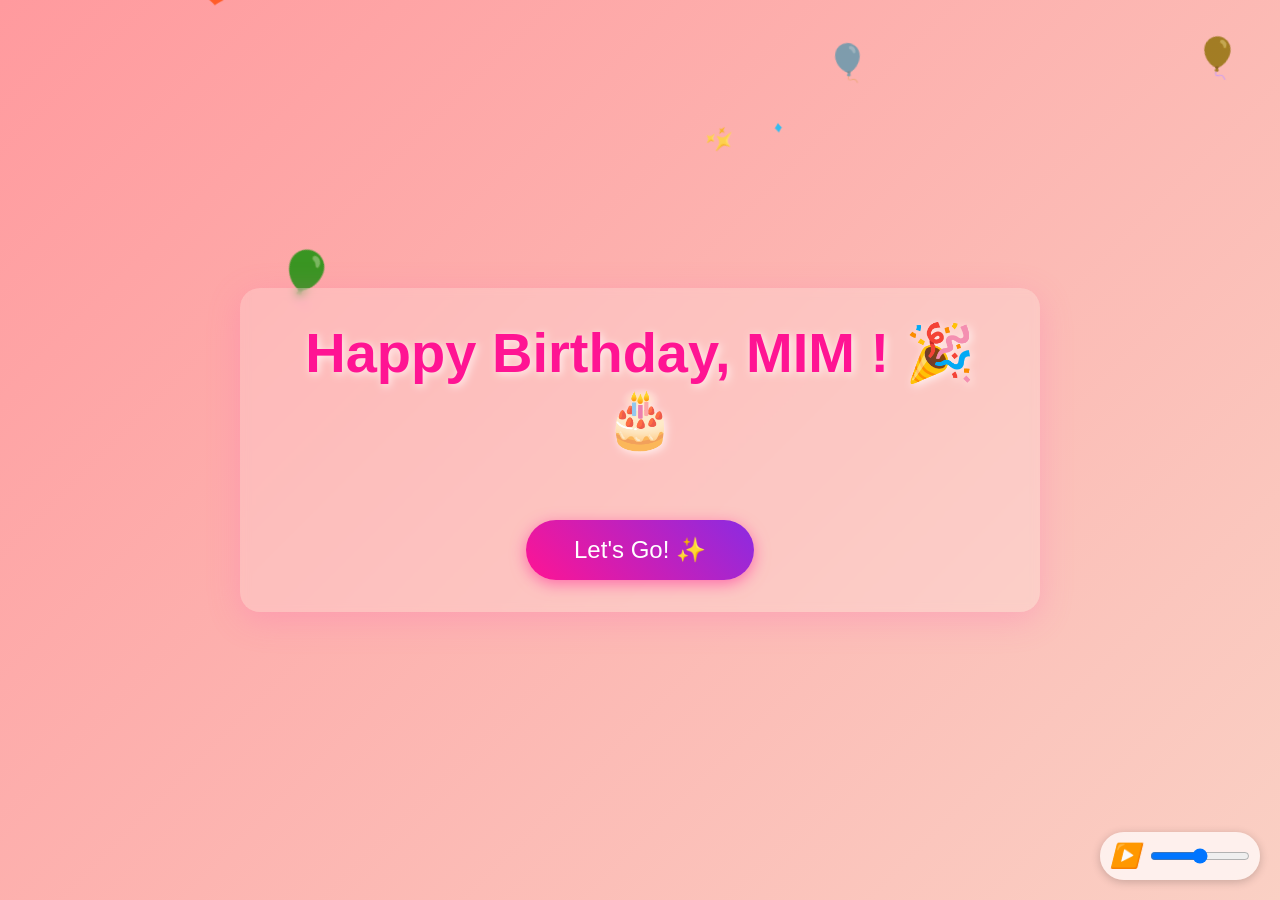
<file: index.html>
<!DOCTYPE html>
<html lang="en">
<head>
    <meta charset="UTF-8">
    <meta name="viewport" content="width=device-width, initial-scale=1.0">
    <title>Happy Birthday MiM 🥳!</title>
    <style>
        * {
            margin: 0;
            padding: 0;
            box-sizing: border-box;
            font-family: 'Comic Sans MS', cursive, sans-serif;
        }

        body {
            background: linear-gradient(135deg, #ff9a9e 0%, #fad0c4 100%);
            height: 100vh;
            overflow: hidden;
            display: flex;
            flex-direction: column;
            justify-content: center;
            align-items: center;
            position: relative;
        }

        .container {
            text-align: center;
            z-index: 10;
            padding: 2rem;
            max-width: 800px;
            background-color: rgba(255, 255, 255, 0.2);
            border-radius: 20px;
            backdrop-filter: blur(5px);
            box-shadow: 0 8px 32px rgba(255, 105, 180, 0.3);
            transition: all 0.5s ease;
        }

        .container:hover {
            box-shadow: 0 8px 32px rgba(255, 105, 180, 0.5);
        }

        h1 {
            font-size: 3.5rem;
            color: #FF1493;
            text-shadow: 2px 2px 8px rgba(255, 255, 255, 0.8);
            margin-bottom: 1.5rem;
            opacity: 0;
            animation: bounce-in 1.5s forwards 0.5s;
        }

        .subtitle {
            font-size: 1.8rem;
            color: #8A2BE2;
            margin-bottom: 2rem;
            text-shadow: 1px 1px 4px rgba(255, 255, 255, 0.6);
            opacity: 0;
        }

        .next-button {
            padding: 1rem 3rem;
            font-size: 1.5rem;
            background: linear-gradient(45deg, #FF1493, #8A2BE2);
            color: white;
            border: none;
            border-radius: 50px;
            cursor: pointer;
            box-shadow: 0 4px 15px rgba(255, 20, 147, 0.5);
            transition: all 0.3s ease;
            opacity: 0;
            animation: fade-in 1s forwards 3s;
        }

        .next-button:hover {
            transform: scale(1.05) translateY(-5px);
            box-shadow: 0 6px 20px rgba(255, 20, 147, 0.7);
            background: linear-gradient(45deg, #8A2BE2, #FF1493);
        }

        .audio-controls {
            position: fixed;
            bottom: 20px;
            right: 20px;
            background-color: rgba(255, 255, 255, 0.7);
            padding: 10px;
            border-radius: 50px;
            display: flex;
            align-items: center;
            z-index: 100;
            box-shadow: 0 2px 10px rgba(0, 0, 0, 0.2);
        }

        .audio-controls button {
            background: none;
            border: none;
            font-size: 1.5rem;
            cursor: pointer;
            color: #FF1493;
            margin-right: 10px;
            transition: all 0.3s ease;
        }

        .audio-controls button:hover {
            transform: scale(1.2);
            color: #8A2BE2;
        }

        .audio-controls input {
            width: 100px;
        }

        .confetti, .balloon, .heart, .star {
            position: absolute;
            width: 20px;
            height: 20px;
            background-size: contain;
            background-repeat: no-repeat;
            z-index: 1;
            opacity: 0.8;
            pointer-events: none;
        }

        .balloon {
            width: 40px;
            height: 50px;
        }

        .heart {
            width: 25px;
            height: 25px;
        }

        .star {
            width: 15px;
            height: 15px;
        }

        @keyframes float {
            0% {
                transform: translateY(0) rotate(0deg);
            }
            50% {
                transform: translateY(-20px) rotate(10deg);
            }
            100% {
                transform: translateY(0) rotate(0deg);
            }
        }

        @keyframes sway {
            0% {
                transform: translateX(0);
            }
            50% {
                transform: translateX(20px);
            }
            100% {
                transform: translateX(0);
            }
        }

        @keyframes sparkle {
            0%, 100% {
                opacity: 0.4;
            }
            50% {
                opacity: 1;
                filter: drop-shadow(0 0 5px white);
            }
        }

        @keyframes bounce-in {
            0% {
                transform: scale(0);
                opacity: 0;
            }
            60% {
                transform: scale(1.1);
                opacity: 1;
            }
            80% {
                transform: scale(0.9);
                opacity: 1;
            }
            100% {
                transform: scale(1);
                opacity: 1;
            }
        }

        @keyframes fade-in {
            0% {
                opacity: 0;
                transform: translateY(20px);
            }
            100% {
                opacity: 1;
                transform: translateY(0);
            }
        }

        @keyframes typewriter {
            from {
                width: 0;
            }
            to {
                width: 100%;
            }
        }

        .typewriter-container {
            display: inline-block;
            margin: 0 auto;
            position: relative;
            max-width: 100%;
            overflow: hidden;
            height: 2.5rem;
        }

        .typewriter-text {
            position: relative;
            white-space: nowrap;
            overflow: hidden;
            width: 0;
            animation: typewriter 3s steps(50) forwards 1.5s;
        }

        .cursor {
            position: absolute;
            right: -5px;
            width: 3px;
            height: 100%;
            background-color: #8A2BE2;
            animation: blink 0.8s infinite;
        }

        @keyframes blink {
            0%, 100% {
                opacity: 1;
            }
            50% {
                opacity: 0;
            }
        }

        @media (max-width: 768px) {
            h1 {
                font-size: 2.5rem;
            }
            .subtitle {
                font-size: 1.3rem;
            }
            .container {
                width: 90%;
                padding: 1.5rem;
            }
            .next-button {
                padding: 0.8rem 2rem;
                font-size: 1.2rem;
            }
            .audio-controls {
                bottom: 10px;
                right: 10px;
            }
        }
    </style>
</head>
<body>
    <div class="container">
        <h1>Happy Birthday, MIM ! 🎉🎂</h1>
        <div class="typewriter-container">
            <div class="subtitle typewriter-text">
                dear MIM ! Ready for your special surprise? Click to continue!
                <span class="cursor"></span>
            </div>
        </div>
        <button class="next-button" onclick="goToNextPage()">Let's Go! ✨</button>
    </div>

    <div class="audio-controls">
        <button id="play-pause"><i class="play-icon">▶️</i></button>
        <input type="range" id="volume" min="0" max="1" step="0.1" value="0.5">
    </div>

    <audio id="birthday-song" loop>
        <source src="https://www.soundhelix.com/examples/mp3/SoundHelix-Song-1.mp3" type="audio/mp3">
        Your browser does not support the audio element.
    </audio>

    <script src="https://cdnjs.cloudflare.com/ajax/libs/gsap/3.11.4/gsap.min.js"></script>
    <script>
        // Play birthday song
        const audio = document.getElementById('birthday-song');
        const playPauseBtn = document.getElementById('play-pause');
        const volumeControl = document.getElementById('volume');
        let isPlaying = false;

        // Set initial volume
        audio.volume = volumeControl.value;

        // Play audio when page loads but wait a bit
        window.addEventListener('load', () => {
            setTimeout(() => {
                audio.play()
                    .then(() => {
                        isPlaying = true;
                        playPauseBtn.innerHTML = '<i class="play-icon">⏸️</i>';
                    })
                    .catch(error => {
                        console.log("Audio play failed due to autoplay restrictions:", error);
                    });
            }, 1000);
        });

        // Play/Pause button
        playPauseBtn.addEventListener('click', () => {
            if (isPlaying) {
                audio.pause();
                playPauseBtn.innerHTML = '<i class="play-icon">▶️</i>';
            } else {
                audio.play();
                playPauseBtn.innerHTML = '<i class="play-icon">⏸️</i>';
            }
            isPlaying = !isPlaying;
        });

        // Volume control
        volumeControl.addEventListener('input', () => {
            audio.volume = volumeControl.value;
        });

        // Function to go to next page
        function goToNextPage() {
            // Add a bounce effect before navigating
            gsap.to('.next-button', {
                scale: 1.2,
                yoyo: true,
                repeat: 1,
                duration: 0.3,
                onComplete: () => {
                    // Change this URL to your next page
                    window.location.href = "ki.html";
                    
                    // For demonstration, we'll just show an alert
                    
                }
            });
        }

        // Create confetti, balloons, hearts, and stars
        function createFloatingElements() {
            const colors = ['#FF1493', '#8A2BE2', '#FFD700', '#FF4500', '#00BFFF', '#32CD32'];
            const elements = ['confetti', 'balloon', 'heart', 'star'];
            const confettiShapes = ['▲', '■', '●', '★', '♥', '♦', '✦', '✧'];
            
            for (let i = 0; i < 100; i++) {
                setTimeout(() => {
                    const element = document.createElement('div');
                    
                    // Randomly pick an element type
                    const elementType = elements[Math.floor(Math.random() * elements.length)];
                    element.className = elementType;
                    
                    // Set random position
                    element.style.left = Math.random() * 100 + 'vw';
                    element.style.top = -30 + 'px';
                    
                    // Set random color
                    const color = colors[Math.floor(Math.random() * colors.length)];
                    
                    // Different styling based on element type
                    if (elementType === 'confetti') {
                        const shape = confettiShapes[Math.floor(Math.random() * confettiShapes.length)];
                        element.innerHTML = shape;
                        element.style.color = color;
                        element.style.fontSize = (Math.random() * 20 + 10) + 'px';
                        element.style.transform = `rotate(${Math.random() * 360}deg)`;
                    } else if (elementType === 'balloon') {
                        element.innerHTML = '🎈';
                        element.style.fontSize = (Math.random() * 30 + 20) + 'px';
                        element.style.filter = `hue-rotate(${Math.random() * 360}deg)`;
                    } else if (elementType === 'heart') {
                        element.innerHTML = '❤️';
                        element.style.fontSize = (Math.random() * 20 + 10) + 'px';
                        element.style.filter = `hue-rotate(${Math.random() * 360}deg)`;
                    } else if (elementType === 'star') {
                        element.innerHTML = '✨';
                        element.style.fontSize = (Math.random() * 15 + 10) + 'px';
                    }
                    
                    // Add to body
                    document.body.appendChild(element);
                    
                    // Animate with GSAP
                    gsap.to(element, {
                        y: window.innerHeight + 100,
                        x: '+=' + (Math.random() * 200 - 100),
                        rotation: Math.random() * 360,
                        duration: Math.random() * 10 + 5,
                        ease: "power1.out",
                        onComplete: () => {
                            document.body.removeChild(element);
                        }
                    });
                    
                    // Add some sparkle animation
                    if (Math.random() > 0.7) {
                        gsap.to(element, {
                            opacity: 0.5,
                            yoyo: true,
                            repeat: -1,
                            duration: 0.5,
                            ease: "sine.inOut"
                        });
                    }
                    
                }, i * 200); // Staggered start times
            }
        }

        // Start floating elements on load
        window.addEventListener('load', createFloatingElements);
        
        // Create new elements periodically
        setInterval(createFloatingElements, 5000);
        
        // Add a subtle sparkle effect to the heading
        gsap.to('h1', {
            textShadow: "0 0 10px rgba(255, 255, 255, 1), 0 0 20px rgba(255, 255, 255, 0.8), 0 0 30px rgba(255, 20, 147, 0.6)",
            repeat: -1,
            yoyo: true,
            duration: 2
        });
        
        // Responsive adjustments
        function handleResize() {
            // Add responsive adjustments if needed
        }
        
        window.addEventListener('resize', handleResize);
        handleResize();
    </script>
</body>
</html>
</file>
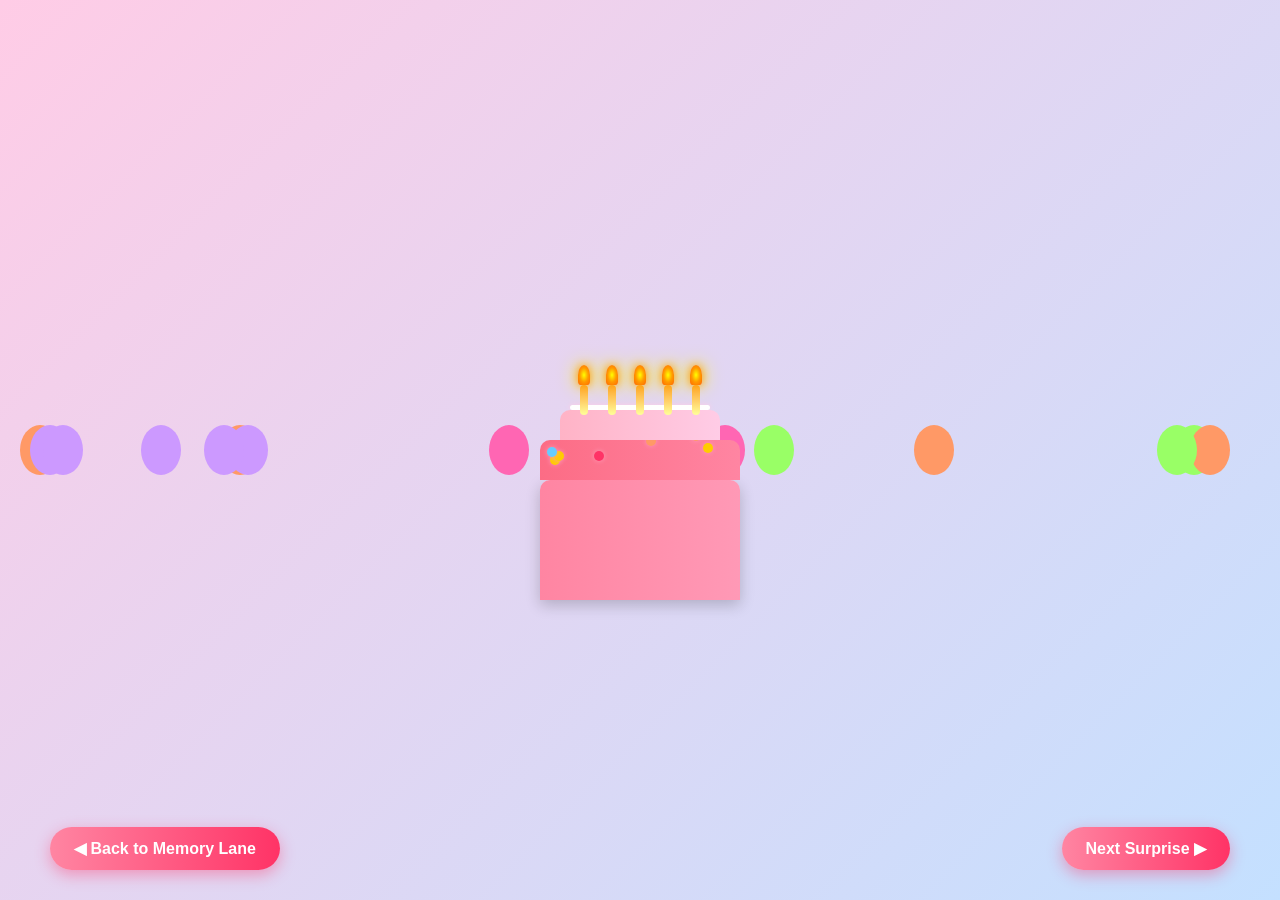
<file: cake.html>
<!DOCTYPE html>
<html lang="en">
<head>
    <meta charset="UTF-8">
    <meta name="viewport" content="width=device-width, initial-scale=1.0">
    <title>Magical Birthday Cake</title>
    <style>
        /* Global Styles */
        * {
            margin: 0;
            padding: 0;
            box-sizing: border-box;
            font-family: 'Arial Rounded MT Bold', 'Helvetica Rounded', Arial, sans-serif;
        }

        body {
            background: linear-gradient(135deg, #ffcce6, #c4e0ff);
            min-height: 100vh;
            display: flex;
            flex-direction: column;
            align-items: center;
            justify-content: center;
            overflow: hidden;
            position: relative;
        }

        /* Floating Balloons */
        .balloon {
            position: absolute;
            width: 40px;
            height: 50px;
            border-radius: 50%;
            animation: float 15s infinite ease-in-out;
            z-index: 1;
        }

        @keyframes float {
            0% {
                transform: translateY(100vh) translateX(0);
                opacity: 1;
            }
            100% {
                transform: translateY(-100px) translateX(50px);
                opacity: 0;
            }
        }

        /* Confetti */
        .confetti {
            position: absolute;
            width: 10px;
            height: 10px;
            background-color: #ffcc00;
            opacity: 0;
            animation: confettiFall 5s infinite ease-out;
            z-index: 1;
        }

        @keyframes confettiFall {
            0% {
                transform: translateY(-10vh) rotate(0deg);
                opacity: 1;
            }
            100% {
                transform: translateY(100vh) rotate(720deg);
                opacity: 0;
            }
        }

        /* Birthday Cake Container */
        .cake-container {
            position: relative;
            width: 300px;
            height: 300px;
            margin: 20px auto;
            z-index: 10;
        }

        /* Cake Base */
        .cake {
            position: absolute;
            bottom: 0;
            left: 50%;
            transform: translateX(-50%);
            width: 200px;
            height: 120px;
            background: linear-gradient(to right, #ff85a2, #ff99b6);
            border-radius: 10px 10px 0 0;
            box-shadow: 0 5px 15px rgba(0, 0, 0, 0.2);
        }

        .cake:before {
            content: '';
            position: absolute;
            top: -40px;
            left: 0;
            width: 100%;
            height: 40px;
            background: linear-gradient(to right, #fc6c85, #ff85a2);
            border-radius: 10px 10px 0 0;
        }

        .cake:after {
            content: '';
            position: absolute;
            top: -70px;
            left: 10%;
            width: 80%;
            height: 30px;
            background: linear-gradient(to right, #ffb3c6, #ffcce6);
            border-radius: 10px 10px 0 0;
        }

        /* Frosting & Decorations */
        .frosting {
            position: absolute;
            top: -75px;
            left: 15%;
            width: 70%;
            height: 5px;
            background: #ffffff;
            border-radius: 5px;
            box-shadow: 0 0 5px #ffcce6;
        }

        .decoration {
            position: absolute;
            width: 10px;
            height: 10px;
            border-radius: 50%;
            background: #ff3366;
            box-shadow: 0 0 5px #ff99b6;
        }

        /* Candles */
        .candle-container {
            position: absolute;
            top: -95px;
            left: 0;
            width: 100%;
            display: flex;
            justify-content: center;
            gap: 20px;
            z-index: 15;
        }

        .candle {
            position: relative;
            width: 8px;
            height: 30px;
            background: linear-gradient(to top, #ffff99, #ff9933);
            border-radius: 4px;
            cursor: pointer;
            transition: all 0.3s ease;
        }

        .flame {
            position: absolute;
            top: -20px;
            left: 50%;
            transform: translateX(-50%);
            width: 12px;
            height: 20px;
            background: radial-gradient(ellipse at center, #ffff00, #ff9900, #ff6600);
            border-radius: 50% 50% 20% 20%;
            box-shadow: 0 0 10px #ff9900, 0 0 20px #ffff00;
            opacity: 1;
            animation: flicker 0.5s infinite alternate;
            z-index: 20;
        }

        @keyframes flicker {
            0% {
                transform: translateX(-50%) scale(1);
                opacity: 1;
            }
            100% {
                transform: translateX(-50%) scale(1.1);
                opacity: 0.9;
            }
        }

        .candle.blown .flame {
            opacity: 0;
            animation: none;
            transition: opacity 0.3s ease-out;
        }

        .smoke {
            position: absolute;
            top: -25px;
            left: 50%;
            transform: translateX(-50%);
            width: 8px;
            height: 0;
            background: rgba(200, 200, 200, 0.5);
            border-radius: 10px;
            opacity: 0;
            transition: all 0.5s ease;
        }

        .candle.blown .smoke {
            height: 30px;
            opacity: 0.7;
            animation: smokeRise 2s forwards;
        }

        @keyframes smokeRise {
            0% {
                height: 0;
                opacity: 0;
            }
            20% {
                height: 10px;
                opacity: 0.7;
            }
            100% {
                height: 30px;
                opacity: 0;
                transform: translateX(-50%) translateY(-30px) scale(1.5);
            }
        }

        /* Sparkles */
        .sparkle {
            position: absolute;
            width: 4px;
            height: 4px;
            background-color: #ffffff;
            border-radius: 50%;
            box-shadow: 0 0 5px #ffff99;
            opacity: 0;
            z-index: 12;
        }

        @keyframes sparkle {
            0% {
                transform: scale(0) rotate(0deg);
                opacity: 0;
            }
            50% {
                opacity: 1;
            }
            100% {
                transform: scale(1.5) rotate(90deg);
                opacity: 0;
            }
        }

        /* Enhanced Wish Message */
        .wish-message {
            position: fixed;
            top: 50%;
            left: 50%;
            transform: translate(-50%, -50%) scale(0);
            background: rgba(255, 255, 255, 0.95);
            padding: 25px;
            border-radius: 20px;
            box-shadow: 0 10px 30px rgba(255, 105, 180, 0.8), 
                        0 0 20px rgba(255, 255, 255, 0.8),
                        0 0 40px rgba(255, 51, 102, 0.4);
            text-align: center;
            z-index: 100;
            opacity: 0;
            width: 90%;
            max-width: 400px;
            transition: all 0.5s ease;
            border: 3px solid rgba(255, 255, 255, 0.7);
        }

        .wish-message.show {
            transform: translate(-50%, -50%) scale(1);
            opacity: 1;
            animation: bounceIn 0.8s;
        }

        @keyframes bounceIn {
            0% {
                transform: translate(-50%, -50%) scale(0);
                opacity: 0;
            }
            60% {
                transform: translate(-50%, -50%) scale(1.1);
                opacity: 1;
            }
            100% {
                transform: translate(-50%, -50%) scale(1);
                opacity: 1;
            }
        }

        .wish-message h2 {
            color: #ff3366;
            font-size: 28px;
            margin-bottom: 15px;
            text-shadow: 0 0 5px rgba(255, 255, 255, 0.7);
            background: linear-gradient(45deg, #ff3366, #ff66b3);
            -webkit-background-clip: text;
            -webkit-text-fill-color: transparent;
            background-clip: text;
        }

        .wish-message p {
            color: #333;
            font-size: 20px;
            margin-bottom: 20px;
            line-height: 1.5;
            font-weight: 500;
        }

        /* Fireworks */
        .firework {
            position: absolute;
            width: 5px;
            height: 5px;
            border-radius: 50%;
            opacity: 0;
            z-index: 5;
        }

        @keyframes firework {
            0% {
                transform: scale(0);
                opacity: 1;
                box-shadow: 0 0 0 0px rgba(255, 255, 255, 0.9), 0 0 0 0px rgba(255, 0, 102, 0.9), 0 0 0 0px rgba(255, 255, 0, 0.9), 0 0 0 0px rgba(51, 204, 255, 0.9);
            }
            100% {
                transform: scale(1);
                opacity: 0;
                box-shadow: 0 0 0 50px rgba(255, 255, 255, 0), 0 0 0 100px rgba(255, 0, 102, 0), 0 0 0 150px rgba(255, 255, 0, 0), 0 0 0 200px rgba(51, 204, 255, 0);
            }
        }

        /* Navigation Buttons */
        .nav-buttons {
            position: fixed;
            bottom: 30px;
            left: 0;
            width: 100%;
            display: flex;
            justify-content: space-between;
            padding: 0 50px;
            z-index: 50;
        }

        .btn {
            padding: 12px 24px;
            background: linear-gradient(to right, #ff85a2, #ff3366);
            color: white;
            border: none;
            border-radius: 30px;
            cursor: pointer;
            font-size: 16px;
            font-weight: 600;
            box-shadow: 0 5px 15px rgba(255, 51, 102, 0.4);
            transition: all 0.3s ease;
            outline: none;
        }

        .btn:hover {
            transform: translateY(-3px);
            box-shadow: 0 8px 20px rgba(255, 51, 102, 0.6);
        }

        .btn:active {
            transform: translateY(-1px);
            box-shadow: 0 5px 10px rgba(255, 51, 102, 0.4);
        }

        /* Improved Responsive Design */
        @media (max-width: 768px) {
            .cake-container {
                width: 250px;
                height: 250px;
            }

            .cake {
                width: 160px;
                height: 90px;
            }

            .candle-container {
                gap: 15px;
            }

            .wish-message h2 {
                font-size: 24px;
            }

            .wish-message p {
                font-size: 18px;
            }

            .nav-buttons {
                padding: 0 20px;
                bottom: 20px;
            }
            
            .btn {
                padding: 10px 18px;
                font-size: 15px;
            }
        }

        @media (max-width: 480px) {
            .cake-container {
                width: 200px;
                height: 200px;
                margin: 10px auto;
            }

            .cake {
                width: 130px;
                height: 80px;
            }

            .candle-container {
                gap: 12px;
                top: -85px;
            }
            
            .candle {
                width: 6px;
                height: 25px;
            }

            .wish-message {
                width: 85%;
                padding: 20px;
            }
            
            .wish-message h2 {
                font-size: 22px;
                margin-bottom: 10px;
            }
            
            .wish-message p {
                font-size: 16px;
                margin-bottom: 15px;
            }

            .nav-buttons {
                padding: 0 15px;
                bottom: 15px;
            }

            .btn {
                padding: 8px 14px;
                font-size: 14px;
                white-space: nowrap;
            }
        }
        
        /* Extra small devices */
        @media (max-width: 360px) {
            .cake-container {
                width: 180px;
                height: 180px;
            }
            
            .cake {
                width: 110px;
                height: 70px;
            }
            
            .candle-container {
                gap: 10px;
            }
            
            .wish-message {
                width: 90%;
                padding: 15px;
            }
            
            .wish-message h2 {
                font-size: 20px;
            }
            
            .wish-message p {
                font-size: 14px;
            }
            
            .nav-buttons {
                flex-direction: column;
                align-items: center;
                gap: 10px;
            }
            
            .btn {
                width: 100%;
                text-align: center;
                font-size: 13px;
            }
        }
    </style>
    <link rel="stylesheet" href="https://cdnjs.cloudflare.com/ajax/libs/font-awesome/6.0.0/css/all.min.css">
</head>
<body>
    <!-- Balloons and Confetti will be added by JavaScript -->

    <!-- Birthday Cake -->
    <div class="cake-container">
        <div class="cake">
            <!-- Candles will be added by JavaScript -->
            <div class="candle-container" id="candleContainer"></div>
            
            <!-- Frosting & Decorations -->
            <div class="frosting"></div>
        </div>
    </div>

    <!-- Enhanced Wish Message Popup -->
    <div class="wish-message" id="wishMessage">
        <h2>✨ Happy Birthday! ✨</h2>
        <p>Make a wish, Bestie! May all your dreams come true! 🎂✨</p>
        <button class="btn" onclick="closeWishMessage()">Thank you! ❤️</button>
    </div>

    <!-- Navigation Buttons -->
    <div class="nav-buttons">
        <button class="btn" onclick="goBack()">◀ Back to Memory Lane</button>
        <button class="btn" onclick="goNext()">Next Surprise ▶</button>
    </div>

    <script>
        // Global variables
        let candlesBlown = 0;
        const totalCandles = 5;
        let allCandlesBlown = false;

        // Initialize the page when it loads
        document.addEventListener('DOMContentLoaded', function() {
            createCandles();
            createBalloons();
            createConfetti();
            createDecorations();
            
            // Add event listeners for candle interaction
            document.querySelectorAll('.candle').forEach(candle => {
                candle.addEventListener('click', blowOutCandle);
                candle.addEventListener('touchstart', blowOutCandle); // Better for mobile
                candle.addEventListener('mouseover', function(e) {
                    if (e.buttons === 0) { // Only trigger on hover when not clicking
                        blowOutCandle.call(this);
                    }
                });
            });
            
            // For better mobile experience with touch
            document.addEventListener('touchmove', function(e) {
                const touch = e.touches[0];
                const element = document.elementFromPoint(touch.clientX, touch.clientY);
                if (element && element.classList.contains('candle') && !element.classList.contains('blown')) {
                    blowOutCandle.call(element);
                }
            });
            
            // Optional: Listen for keyboard input 
            document.addEventListener('keypress', function(e) {
                if (e.key === 'b' || e.key === 'B') { // Press 'b' to simulate blowing
                    blowRandomCandle();
                }
            });
        });

        // Create candles for the cake
        function createCandles() {
            const candleContainer = document.getElementById('candleContainer');
            
            for (let i = 0; i < totalCandles; i++) {
                const candle = document.createElement('div');
                candle.className = 'candle';
                
                const flame = document.createElement('div');
                flame.className = 'flame';
                
                const smoke = document.createElement('div');
                smoke.className = 'smoke';
                
                candle.appendChild(flame);
                candle.appendChild(smoke);
                candleContainer.appendChild(candle);
            }
        }

        // Create floating balloons
        function createBalloons() {
            const colors = ['#ff66b3', '#66ccff', '#ff9966', '#99ff66', '#cc99ff'];
            const numBalloons = 15;
            
            for (let i = 0; i < numBalloons; i++) {
                const balloon = document.createElement('div');
                balloon.className = 'balloon';
                balloon.style.backgroundColor = colors[Math.floor(Math.random() * colors.length)];
                balloon.style.left = `${Math.random() * 100}%`;
                balloon.style.animationDuration = `${15 + Math.random() * 10}s`;
                balloon.style.animationDelay = `${Math.random() * 5}s`;
                document.body.appendChild(balloon);
            }
        }

        // Create confetti pieces
        function createConfetti() {
            const colors = ['#ffcc00', '#ff66b3', '#66ccff', '#ff9966', '#99ff66'];
            const numConfetti = 50;
            
            for (let i = 0; i < numConfetti; i++) {
                const confetti = document.createElement('div');
                confetti.className = 'confetti';
                confetti.style.backgroundColor = colors[Math.floor(Math.random() * colors.length)];
                confetti.style.left = `${Math.random() * 100}%`;
                confetti.style.width = `${5 + Math.random() * 5}px`;
                confetti.style.height = `${5 + Math.random() * 10}px`;
                confetti.style.animationDuration = `${3 + Math.random() * 4}s`;
                confetti.style.animationDelay = `${Math.random() * 5}s`;
                document.body.appendChild(confetti);
            }
        }

        // Create cake decorations
        function createDecorations() {
            const cake = document.querySelector('.cake');
            const colors = ['#ff3366', '#ffcc00', '#66ccff', '#ff9966', '#99ff66'];
            const numDecorations = 10;
            
            for (let i = 0; i < numDecorations; i++) {
                const decoration = document.createElement('div');
                decoration.className = 'decoration';
                decoration.style.backgroundColor = colors[Math.floor(Math.random() * colors.length)];
                decoration.style.top = `${-20 - Math.random() * 50}px`;
                decoration.style.left = `${Math.random() * 100}%`;
                cake.appendChild(decoration);
            }
        }

        // Blow out a candle when clicked or hovered
        function blowOutCandle() {
            if (!this.classList.contains('blown')) {
                this.classList.add('blown');
                candlesBlown++;
                
                // Create sparkle effect
                createSparkleEffect(this);
                
                // Check if all candles are blown
                if (candlesBlown === totalCandles && !allCandlesBlown) {
                    allCandlesBlown = true;
                    setTimeout(showWishMessage, 1000);
                }
            }
        }

        // Simulate blowing a random candle
        function blowRandomCandle() {
            const unblownCandles = Array.from(document.querySelectorAll('.candle:not(.blown)'));
            if (unblownCandles.length > 0) {
                const randomCandle = unblownCandles[Math.floor(Math.random() * unblownCandles.length)];
                blowOutCandle.call(randomCandle);
            }
        }

        // Create sparkle effect around the blown candle
        function createSparkleEffect(candle) {
            const numSparkles = 10;
            const candleRect = candle.getBoundingClientRect();
            
            for (let i = 0; i < numSparkles; i++) {
                const sparkle = document.createElement('div');
                sparkle.className = 'sparkle';
                sparkle.style.left = `${candleRect.left + Math.random() * candleRect.width}px`;
                sparkle.style.top = `${candleRect.top + Math.random() * (candleRect.height / 2)}px`;
                sparkle.style.animation = `sparkle ${0.5 + Math.random() * 0.5}s forwards`;
                document.body.appendChild(sparkle);
                
                // Remove sparkle after animation
                setTimeout(() => {
                    sparkle.remove();
                }, 1000);
            }
        }

        // Show the wish message when all candles are blown
        function showWishMessage() {
            document.getElementById('wishMessage').classList.add('show');
            createFireworks();
        }

        // Close the wish message
        function closeWishMessage() {
            document.getElementById('wishMessage').classList.remove('show');
        }

        // Create fireworks effect
        function createFireworks() {
            const numFireworks = 10;
            const colors = ['#ff3366', '#ffcc00', '#66ccff', '#ff9966', '#99ff66'];
            
            for (let i = 0; i < numFireworks; i++) {
                setTimeout(() => {
                    const firework = document.createElement('div');
                    firework.className = 'firework';
                    firework.style.left = `${10 + Math.random() * 80}%`;
                    firework.style.top = `${10 + Math.random() * 60}%`;
                    firework.style.backgroundColor = colors[Math.floor(Math.random() * colors.length)];
                    firework.style.animation = `firework ${1 + Math.random()}s forwards`;
                    document.body.appendChild(firework);
                    
                    // Remove firework after animation
                    setTimeout(() => {
                        firework.remove();
                    }, 2000);
                }, i * 300);
            }
        }

        // Navigation functions
        function goBack() {
            // Replace with actual back URL
           
             window.location.href = 'ki.html';
        }

        function goNext() {
            // Replace with actual next URL
           
             window.location.href = 'letter.html';
        }
    </script>
</body>
</html>
</file>
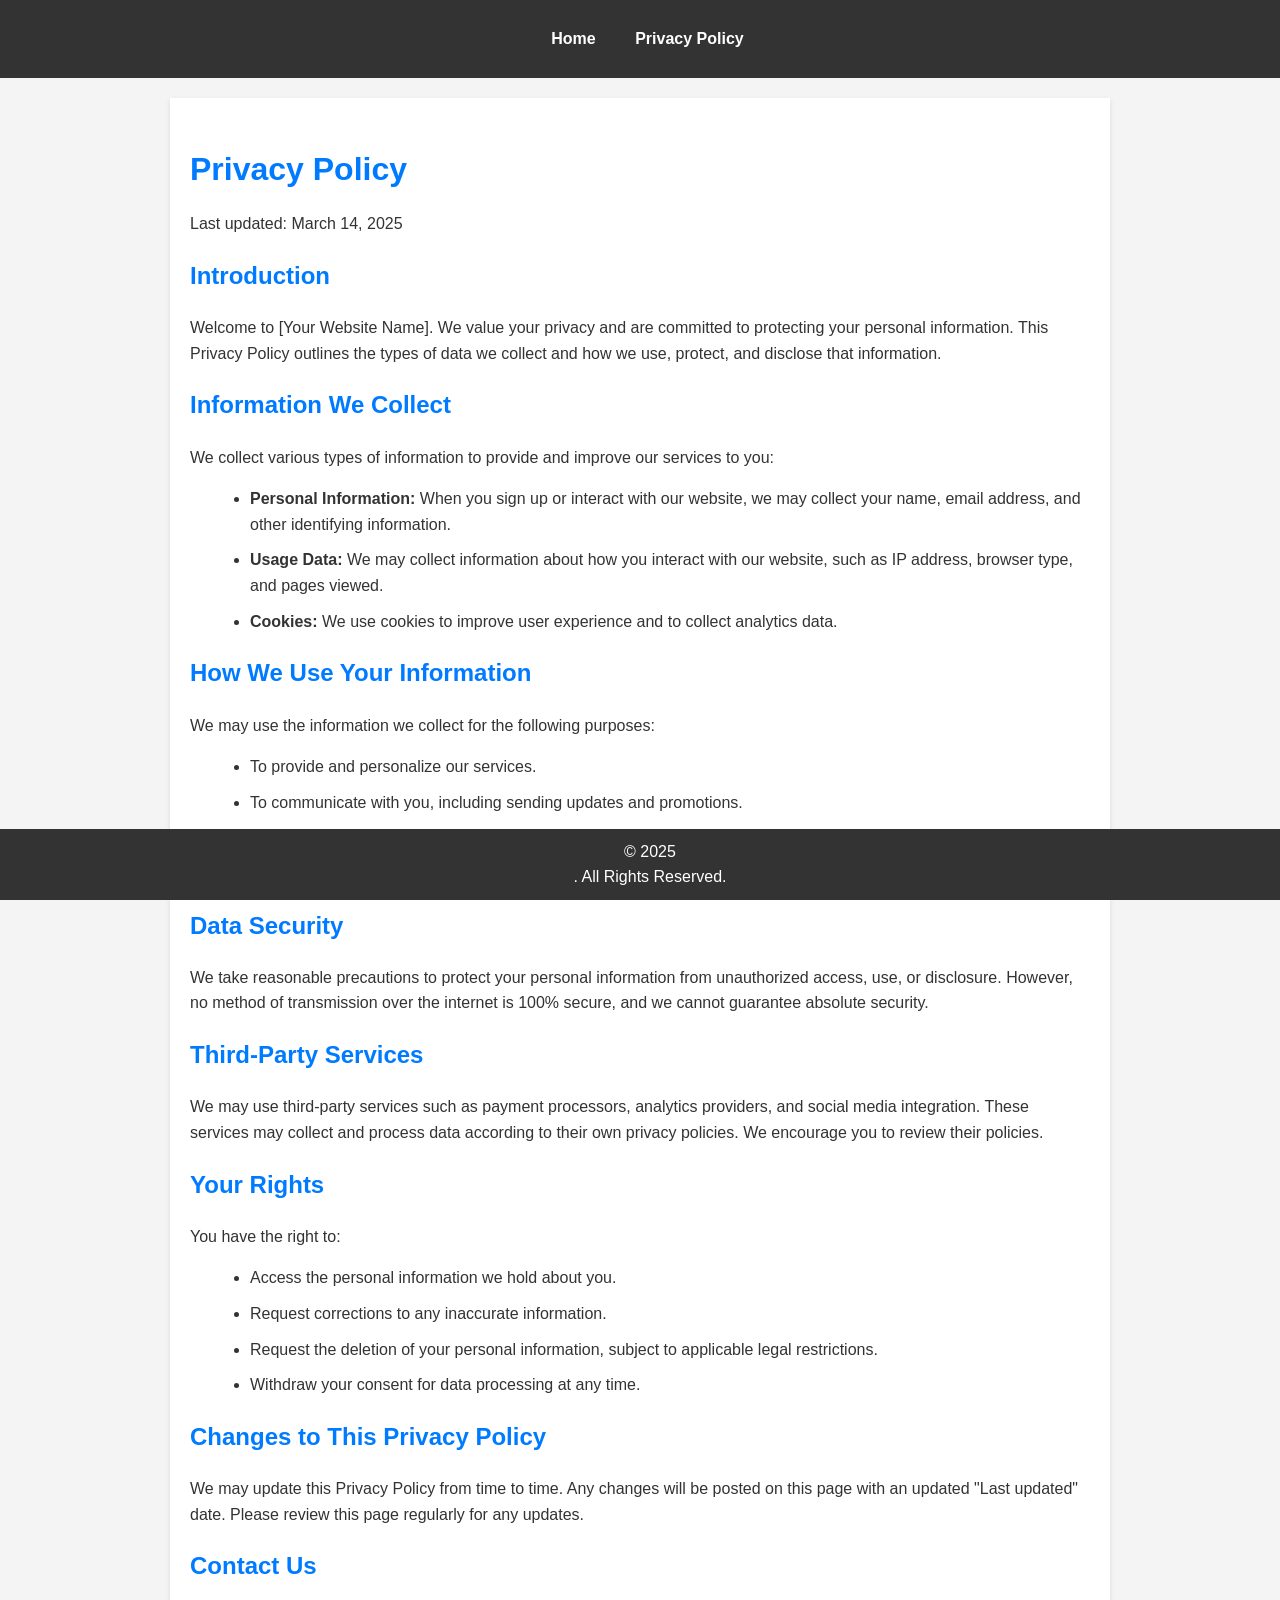
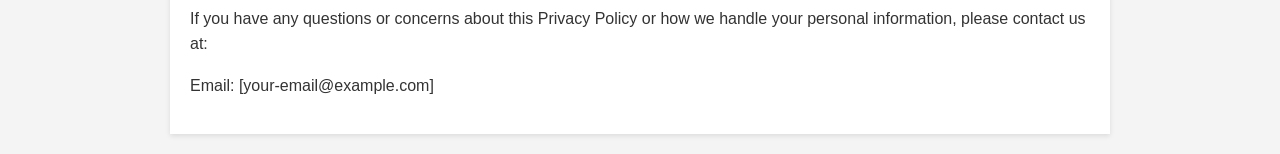
<file: hi.html>
<!DOCTYPE html>
<html lang="en">
<head>
    <meta charset="UTF-8">
    <meta name="viewport" content="width=device-width, initial-scale=1.0">
    <title>Privacy Policy</title>
    <link rel="stylesheet" href="styles.css">
    <style>/* General styles */
        body {
            font-family: Arial, sans-serif;
            margin: 0;
            padding: 0;
            background-color: #f4f4f4;
            color: #333;
        }
        
        header {
            background-color: #333;
            color: white;
            padding: 10px;
            text-align: center;
        }
        
        header nav ul {
            list-style-type: none;
            padding: 0;
        }
        
        header nav ul li {
            display: inline;
            margin-right: 20px;
        }
        
        header nav ul li a {
            color: white;
            text-decoration: none;
            font-weight: bold;
        }
        
        section {
            padding: 20px;
            background-color: white;
            margin: 20px auto;
            max-width: 900px;
            box-shadow: 0 2px 5px rgba(0, 0, 0, 0.1);
        }
        
        h1 {
            font-size: 2em;
            color: #007bff;
            margin-bottom: 10px;
        }
        
        h2 {
            font-size: 1.5em;
            margin-top: 20px;
            color: #007bff;
        }
        
        ul {
            margin-left: 20px;
            list-style-type: disc;
        }
        
        ul li {
            margin-bottom: 10px;
        }
        
        footer {
            background-color: #333;
            color: white;
            text-align: center;
            padding: 10px;
            position: fixed;
            width: 100%;
            bottom: 0;
        }
        
        footer p {
            margin: 0;
        }
        
        /* Media Queries for responsive design */
        @media (max-width: 768px) {
            section {
                padding: 15px;
                margin: 15px;
            }
        
            h1 {
                font-size: 1.8em;
            }
        
            h2 {
                font-size: 1.3em;
            }
        
            footer {
                position: relative;
            }
        }
        </style>
</head>
<body>

    <header>
        <nav>
            <ul>
                <li><a href="/">Home</a></li>
                <li><a href="#privacy-policy">Privacy Policy</a></li>
            </ul>
        </nav>
    </header>

    <section id="privacy-policy">
        <div class="container">
            <h1>Privacy Policy</h1>
            <p>Last updated: March 14, 2025</p>

            <h2>Introduction</h2>
            <p>Welcome to [Your Website Name]. We value your privacy and are committed to protecting your personal information. This Privacy Policy outlines the types of data we collect and how we use, protect, and disclose that information.</p>

            <h2>Information We Collect</h2>
            <p>We collect various types of information to provide and improve our services to you:</p>
            <ul>
                <li><strong>Personal Information:</strong> When you sign up or interact with our website, we may collect your name, email address, and other identifying information.</li>
                <li><strong>Usage Data:</strong> We may collect information about how you interact with our website, such as IP address, browser type, and pages viewed.</li>
                <li><strong>Cookies:</strong> We use cookies to improve user experience and to collect analytics data.</li>
            </ul>

            <h2>How We Use Your Information</h2>
            <p>We may use the information we collect for the following purposes:</p>
            <ul>
                <li>To provide and personalize our services.</li>
                <li>To communicate with you, including sending updates and promotions.</li>
                <li>To analyze usage data and improve our website.</li>
                <li>To comply with legal obligations and enforce our terms of service.</li>
            </ul>

            <h2>Data Security</h2>
            <p>We take reasonable precautions to protect your personal information from unauthorized access, use, or disclosure. However, no method of transmission over the internet is 100% secure, and we cannot guarantee absolute security.</p>

            <h2>Third-Party Services</h2>
            <p>We may use third-party services such as payment processors, analytics providers, and social media integration. These services may collect and process data according to their own privacy policies. We encourage you to review their policies.</p>

            <h2>Your Rights</h2>
            <p>You have the right to:</p>
            <ul>
                <li>Access the personal information we hold about you.</li>
                <li>Request corrections to any inaccurate information.</li>
                <li>Request the deletion of your personal information, subject to applicable legal restrictions.</li>
                <li>Withdraw your consent for data processing at any time.</li>
            </ul>

            <h2>Changes to This Privacy Policy</h2>
            <p>We may update this Privacy Policy from time to time. Any changes will be posted on this page with an updated "Last updated" date. Please review this page regularly for any updates.</p>

            <h2>Contact Us</h2>
            <p>If you have any questions or concerns about this Privacy Policy or how we handle your personal information, please contact us at:</p>
            <p>Email: [your-email@example.com]</p>
        </div>
    </section>

    <footer>
        <p>&copy; 2025 <div maria.birthday.april15=""></div>. All Rights Reserved.</p>
    </footer>

</body>
</html>
</file>
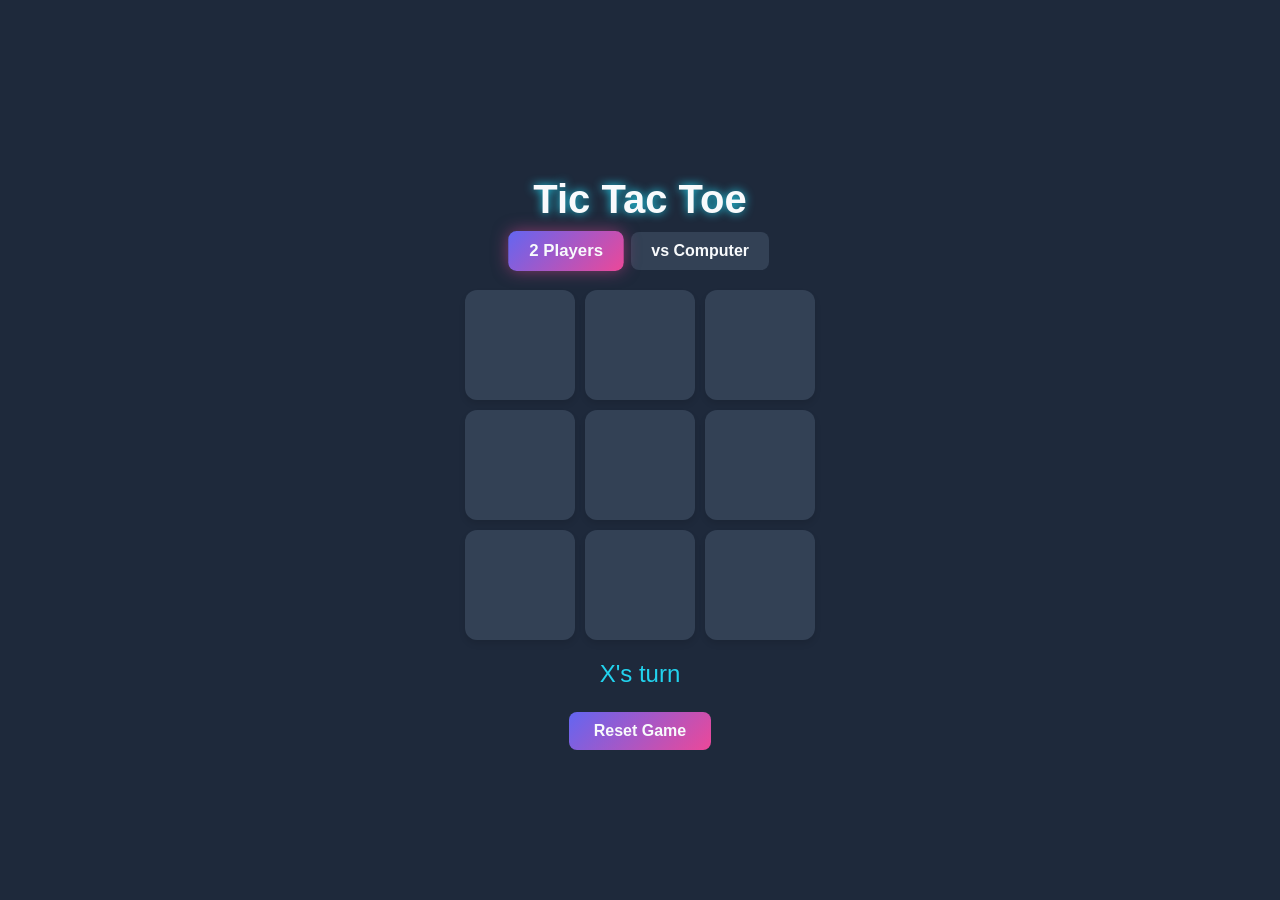
<file: kkk.html>
<!DOCTYPE html>
<html lang="en">
<head>
    <meta charset="UTF-8">
    <meta name="viewport" content="width=device-width, initial-scale=1.0">
    <title>Stylish Tic Tac Toe</title>
    <style>
        :root {
            --primary-color: #6366f1;
            --secondary-color: #ec4899;
            --background: #1e293b;
            --text-color: #f8fafc;
            --grid-color: #334155;
            --accent-color: #22d3ee;
        }
        
        body {
            margin: 0;
            padding: 0;
            font-family: 'Segoe UI', Tahoma, Geneva, Verdana, sans-serif;
            background-color: var(--background);
            color: var(--text-color);
            display: flex;
            flex-direction: column;
            align-items: center;
            justify-content: center;
            min-height: 100vh;
            overflow-x: hidden;
        }
        
        h1 {
            color: var(--text-color);
            text-align: center;
            margin-bottom: 10px;
            font-size: 2.5rem;
            text-shadow: 0 0 10px var(--accent-color);
        }
        
        .game-container {
            max-width: 500px;
            width: 100%;
            padding: 20px;
        }
        
        .game-mode {
            display: flex;
            justify-content: center;
            gap: 10px;
            margin-bottom: 20px;
        }
        
        .mode-btn {
            padding: 10px 20px;
            border: none;
            border-radius: 8px;
            cursor: pointer;
            font-weight: bold;
            transition: all 0.3s ease;
            font-size: 1rem;
            background-color: var(--grid-color);
            color: var(--text-color);
        }
        
        .mode-btn.active {
            background: linear-gradient(135deg, var(--primary-color), var(--secondary-color));
            box-shadow: 0 0 15px rgba(236, 72, 153, 0.5);
            transform: scale(1.05);
        }
        
        .board {
            display: grid;
            grid-template-columns: repeat(3, 1fr);
            grid-gap: 10px;
            margin: 0 auto;
            max-width: 350px;
        }
        
        .cell {
            aspect-ratio: 1;
            background-color: var(--grid-color);
            border-radius: 12px;
            display: flex;
            align-items: center;
            justify-content: center;
            font-size: 3rem;
            font-weight: bold;
            cursor: pointer;
            transition: all 0.3s ease;
            box-shadow: 0 4px 6px rgba(0, 0, 0, 0.1);
        }
        
        .cell:hover {
            transform: scale(1.05);
            box-shadow: 0 6px 12px rgba(0, 0, 0, 0.15);
        }
        
        .cell.x {
            color: var(--primary-color);
            text-shadow: 0 0 10px rgba(99, 102, 241, 0.7);
        }
        
        .cell.o {
            color: var(--secondary-color);
            text-shadow: 0 0 10px rgba(236, 72, 153, 0.7);
        }
        
        .status {
            margin-top: 20px;
            text-align: center;
            font-size: 1.5rem;
            height: 2rem;
            color: var(--accent-color);
        }
        
        .reset-btn {
            display: block;
            margin: 20px auto 0;
            padding: 10px 25px;
            border: none;
            border-radius: 8px;
            background: linear-gradient(135deg, var(--primary-color), var(--secondary-color));
            color: var(--text-color);
            font-size: 1rem;
            font-weight: bold;
            cursor: pointer;
            transition: all 0.3s ease;
        }
        
        .reset-btn:hover {
            transform: scale(1.05);
            box-shadow: 0 0 15px rgba(236, 72, 153, 0.5);
        }
        
        .win-animation {
            animation: pulse 1s infinite alternate;
        }
        
        @keyframes pulse {
            from {
                transform: scale(1);
                opacity: 1;
            }
            to {
                transform: scale(1.1);
                opacity: 0.8;
            }
        }
        
        @media (max-width: 500px) {
            .game-container {
                padding: 10px;
            }
            .board {
                max-width: 300px;
            }
            .cell {
                font-size: 2.5rem;
            }
        }
    </style>
</head>
<body>
    <div class="game-container">
        <h1>Tic Tac Toe</h1>
        
        <div class="game-mode">
            <button class="mode-btn active" id="two-player">2 Players</button>
            <button class="mode-btn" id="computer">vs Computer</button>
        </div>
        
        <div class="board" id="board">
            <div class="cell" data-index="0"></div>
            <div class="cell" data-index="1"></div>
            <div class="cell" data-index="2"></div>
            <div class="cell" data-index="3"></div>
            <div class="cell" data-index="4"></div>
            <div class="cell" data-index="5"></div>
            <div class="cell" data-index="6"></div>
            <div class="cell" data-index="7"></div>
            <div class="cell" data-index="8"></div>
        </div>
        
        <div class="status" id="status">X's turn</div>
        
        <button class="reset-btn" id="reset">Reset Game</button>
    </div>

    <script>
        document.addEventListener('DOMContentLoaded', () => {
            const board = document.getElementById('board');
            const cells = document.querySelectorAll('.cell');
            const status = document.getElementById('status');
            const resetBtn = document.getElementById('reset');
            const twoPlayerBtn = document.getElementById('two-player');
            const computerBtn = document.getElementById('computer');
            
            let currentPlayer = 'X';
            let gameBoard = Array(9).fill('');
            let isGameActive = true;
            let isComputerMode = false;
            
            // Initialize the game
            function initGame() {
                gameBoard = Array(9).fill('');
                isGameActive = true;
                currentPlayer = 'X';
                
                cells.forEach(cell => {
                    cell.textContent = '';
                    cell.classList.remove('x', 'o', 'win-animation');
                });
                
                updateStatus();
            }
            
            // Update the game status message
            function updateStatus() {
                if (isGameActive) {
                    status.textContent = `${currentPlayer}'s turn`;
                }
            }
            
            // Check if there's a winner
            function checkWinner() {
                const winPatterns = [
                    [0, 1, 2], [3, 4, 5], [6, 7, 8], // Rows
                    [0, 3, 6], [1, 4, 7], [2, 5, 8], // Columns
                    [0, 4, 8], [2, 4, 6]             // Diagonals
                ];
                
                for (const pattern of winPatterns) {
                    const [a, b, c] = pattern;
                    
                    if (gameBoard[a] && gameBoard[a] === gameBoard[b] && gameBoard[a] === gameBoard[c]) {
                        isGameActive = false;
                        status.textContent = `${gameBoard[a]} wins!`;
                        
                        // Highlight the winning cells
                        pattern.forEach(index => {
                            cells[index].classList.add('win-animation');
                        });
                        
                        return true;
                    }
                }
                
                // Check for a draw
                if (!gameBoard.includes('')) {
                    isGameActive = false;
                    status.textContent = 'Game ended in a draw!';
                    return true;
                }
                
                return false;
            }
            
            // Handle cell click
            function handleCellClick(index) {
                // If cell is already filled or game is not active, return
                if (gameBoard[index] !== '' || !isGameActive) {
                    return;
                }
                
                // Update the game board
                gameBoard[index] = currentPlayer;
                cells[index].textContent = currentPlayer;
                cells[index].classList.add(currentPlayer.toLowerCase());
                
                // Check for a winner
                if (!checkWinner()) {
                    // Switch player
                    currentPlayer = currentPlayer === 'X' ? 'O' : 'X';
                    updateStatus();
                    
                    // If it's computer's turn
                    if (isComputerMode && currentPlayer === 'O' && isGameActive) {
                        setTimeout(() => {
                            makeComputerMove();
                        }, 500);
                    }
                }
            }
            
            // Computer's move
            function makeComputerMove() {
                // Find empty cells
                const emptyCells = gameBoard
                    .map((cell, index) => cell === '' ? index : null)
                    .filter(index => index !== null);
                
                if (emptyCells.length === 0 || !isGameActive) {
                    return;
                }
                
                // Try to win
                for (const index of emptyCells) {
                    const boardCopy = [...gameBoard];
                    boardCopy[index] = 'O';
                    if (checkWinningMove(boardCopy, 'O')) {
                        handleCellClick(index);
                        return;
                    }
                }
                
                // Block player's winning move
                for (const index of emptyCells) {
                    const boardCopy = [...gameBoard];
                    boardCopy[index] = 'X';
                    if (checkWinningMove(boardCopy, 'X')) {
                        handleCellClick(index);
                        return;
                    }
                }
                
                // Try to take the center
                if (emptyCells.includes(4)) {
                    handleCellClick(4);
                    return;
                }
                
                // Try to take corners
                const corners = [0, 2, 6, 8].filter(corner => emptyCells.includes(corner));
                if (corners.length > 0) {
                    const randomCorner = corners[Math.floor(Math.random() * corners.length)];
                    handleCellClick(randomCorner);
                    return;
                }
                
                // Take any available edge
                const edges = [1, 3, 5, 7].filter(edge => emptyCells.includes(edge));
                if (edges.length > 0) {
                    const randomEdge = edges[Math.floor(Math.random() * edges.length)];
                    handleCellClick(randomEdge);
                    return;
                }
                
                // Fallback to random move (should never reach here)
                const randomIndex = emptyCells[Math.floor(Math.random() * emptyCells.length)];
                handleCellClick(randomIndex);
            }
            
            // Check if a move would result in a win
            function checkWinningMove(board, player) {
                const winPatterns = [
                    [0, 1, 2], [3, 4, 5], [6, 7, 8],
                    [0, 3, 6], [1, 4, 7], [2, 5, 8],
                    [0, 4, 8], [2, 4, 6]
                ];
                
                for (const pattern of winPatterns) {
                    const [a, b, c] = pattern;
                    if (board[a] === player && board[b] === player && board[c] === player) {
                        return true;
                    }
                }
                return false;
            }
            
            // Add event listeners to cells
            cells.forEach(cell => {
                cell.addEventListener('click', () => {
                    const index = parseInt(cell.getAttribute('data-index'));
                    handleCellClick(index);
                });
            });
            
            // Reset button
            resetBtn.addEventListener('click', initGame);
            
            // Game mode toggle
            twoPlayerBtn.addEventListener('click', () => {
                if (isComputerMode) {
                    isComputerMode = false;
                    twoPlayerBtn.classList.add('active');
                    computerBtn.classList.remove('active');
                    initGame();
                }
            });
            
            computerBtn.addEventListener('click', () => {
                if (!isComputerMode) {
                    isComputerMode = true;
                    computerBtn.classList.add('active');
                    twoPlayerBtn.classList.remove('active');
                    initGame();
                }
            });
            
            // Initialize the game
            initGame();
        });
    </script>
</body>
</html>
</file>
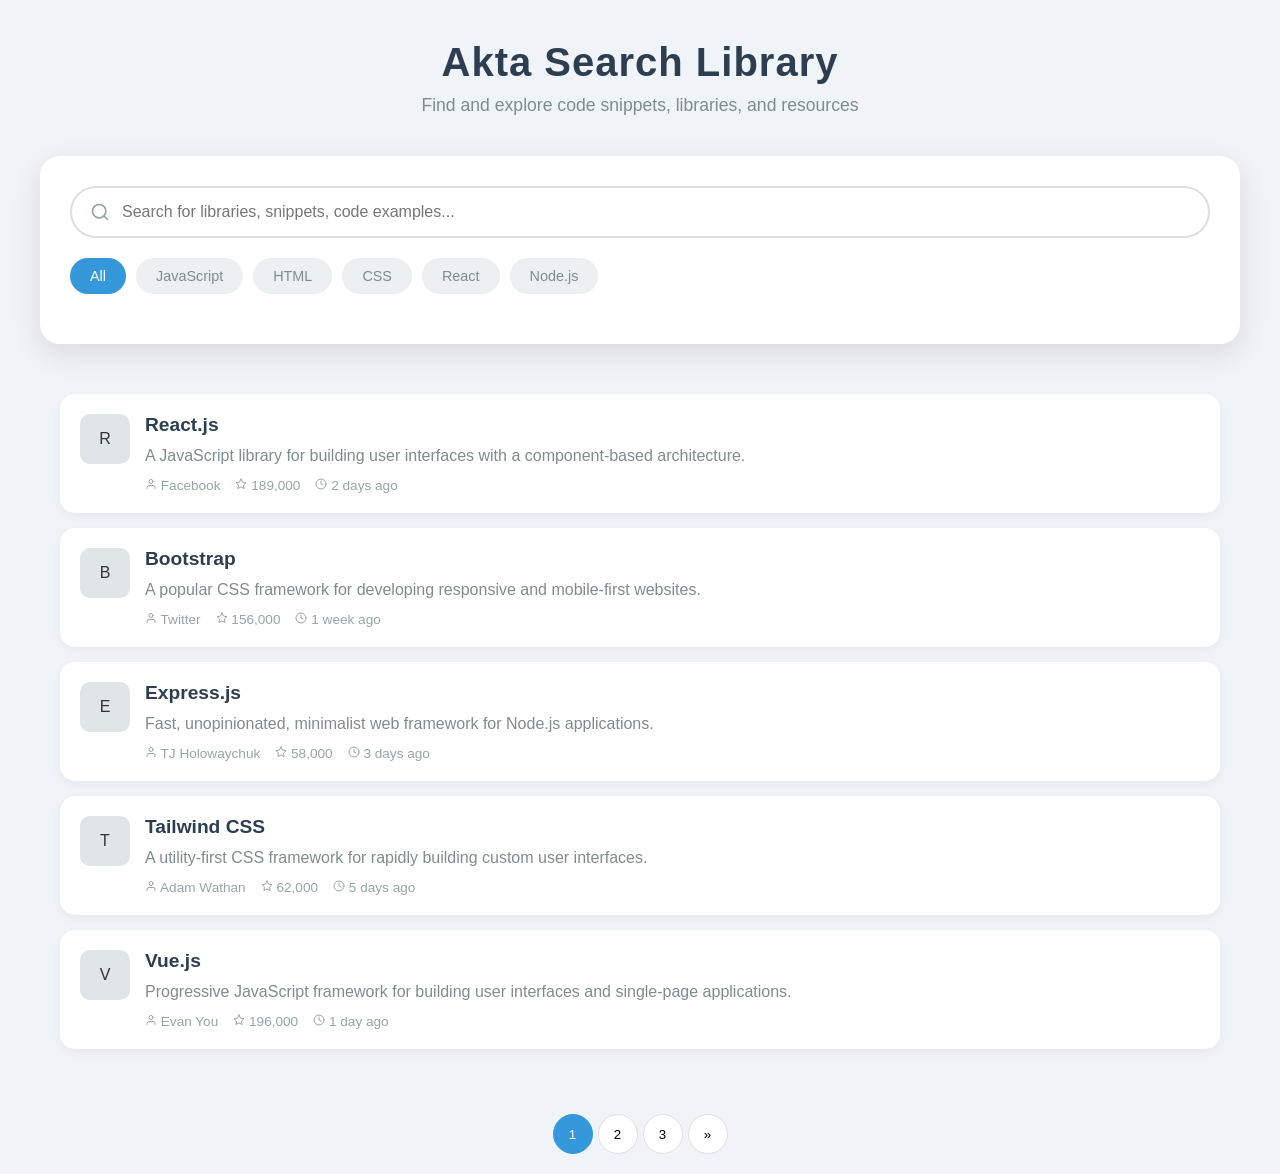
<file: koi.html>
<!DOCTYPE html>
<html lang="en">
<head>
    <meta charset="UTF-8">
    <meta name="viewport" content="width=device-width, initial-scale=1.0">
    <title>Akta Search Library</title>
    <style>
        * {
            margin: 0;
            padding: 0;
            box-sizing: border-box;
            font-family: 'Segoe UI', Tahoma, Geneva, Verdana, sans-serif;
        }
        
        body {
            background-color: #f0f4f8;
            color: #333;
            display: flex;
            flex-direction: column;
            min-height: 100vh;
            padding: 20px;
        }
        
        .container {
            max-width: 1200px;
            margin: 0 auto;
            width: 100%;
        }
        
        .header {
            text-align: center;
            margin-bottom: 40px;
            padding-top: 20px;
        }
        
        .header h1 {
            font-size: 2.5rem;
            margin-bottom: 10px;
            color: #2c3e50;
            letter-spacing: 1px;
        }
        
        .header p {
            color: #7f8c8d;
            font-size: 1.1rem;
        }
        
        .search-section {
            background-color: white;
            border-radius: 20px;
            box-shadow: 0 10px 30px rgba(0, 0, 0, 0.1);
            padding: 30px;
            margin-bottom: 30px;
        }
        
        .search-box {
            position: relative;
            margin-bottom: 20px;
        }
        
        .search-input {
            width: 100%;
            padding: 15px 20px;
            padding-left: 50px;
            border: 2px solid #e0e0e0;
            border-radius: 50px;
            font-size: 1rem;
            transition: all 0.3s ease;
            outline: none;
        }
        
        .search-input:focus {
            border-color: #3498db;
            box-shadow: 0 0 0 3px rgba(52, 152, 219, 0.2);
        }
        
        .search-icon {
            position: absolute;
            left: 20px;
            top: 50%;
            transform: translateY(-50%);
            color: #95a5a6;
        }
        
        .filter-options {
            display: flex;
            flex-wrap: wrap;
            gap: 10px;
            margin-bottom: 20px;
        }
        
        .filter-btn {
            padding: 10px 20px;
            border: none;
            border-radius: 30px;
            background-color: #ecf0f1;
            color: #7f8c8d;
            cursor: pointer;
            transition: all 0.3s ease;
            font-size: 0.9rem;
        }
        
        .filter-btn:hover {
            background-color: #e0e5e7;
        }
        
        .filter-btn.active {
            background-color: #3498db;
            color: white;
        }
        
        .results-section {
            padding: 20px;
        }
        
        .result-card {
            background-color: white;
            border-radius: 15px;
            padding: 20px;
            margin-bottom: 15px;
            box-shadow: 0 3px 10px rgba(0, 0, 0, 0.05);
            transition: transform 0.3s ease, box-shadow 0.3s ease;
            cursor: pointer;
            position: relative;
            overflow: hidden;
            display: flex;
            align-items: flex-start;
        }
        
        .result-card:hover {
            transform: translateY(-5px);
            box-shadow: 0 10px 20px rgba(0, 0, 0, 0.1);
        }
        
        .result-icon {
            width: 50px;
            height: 50px;
            border-radius: 10px;
            background-color: #e0e5e7;
            display: flex;
            align-items: center;
            justify-content: center;
            margin-right: 15px;
            flex-shrink: 0;
        }
        
        .result-content {
            flex-grow: 1;
        }
        
        .result-title {
            font-size: 1.2rem;
            font-weight: 600;
            margin-bottom: 8px;
            color: #2c3e50;
        }
        
        .result-description {
            color: #7f8c8d;
            margin-bottom: 10px;
            line-height: 1.5;
        }
        
        .result-meta {
            display: flex;
            align-items: center;
            font-size: 0.85rem;
            color: #95a5a6;
        }
        
        .result-meta span {
            margin-right: 15px;
        }
        
        .highlight {
            background-color: rgba(52, 152, 219, 0.2);
            color: #2980b9;
            padding: 0 2px;
            border-radius: 3px;
        }
        
        .pagination {
            display: flex;
            justify-content: center;
            margin-top: 30px;
            gap: 5px;
        }
        
        .page-btn {
            width: 40px;
            height: 40px;
            border-radius: 50%;
            display: flex;
            align-items: center;
            justify-content: center;
            background-color: white;
            border: 1px solid #e0e0e0;
            cursor: pointer;
            transition: all 0.3s ease;
        }
        
        .page-btn:hover {
            background-color: #f5f5f5;
        }
        
        .page-btn.active {
            background-color: #3498db;
            color: white;
            border-color: #3498db;
        }
        
        .no-results {
            text-align: center;
            padding: 50px 0;
            color: #7f8c8d;
        }
        
        .loading {
            text-align: center;
            padding: 50px 0;
        }
        
        .loading-spinner {
            width: 40px;
            height: 40px;
            border: 4px solid rgba(52, 152, 219, 0.3);
            border-top: 4px solid #3498db;
            border-radius: 50%;
            margin: 0 auto 20px;
            animation: spin 1s linear infinite;
        }
        
        @keyframes spin {
            0% { transform: rotate(0deg); }
            100% { transform: rotate(360deg); }
        }
        
        @media (max-width: 768px) {
            .search-input {
                padding: 12px 12px 12px 40px;
                font-size: 0.9rem;
            }
            
            .search-icon {
                left: 15px;
            }
            
            .result-card {
                flex-direction: column;
            }
            
            .result-icon {
                margin-right: 0;
                margin-bottom: 15px;
            }
        }
    </style>
</head>
<body>
    <div class="container">
        <div class="header">
            <h1>Akta Search Library</h1>
            <p>Find and explore code snippets, libraries, and resources</p>
        </div>
        
        <div class="search-section">
            <div class="search-box">
                <svg class="search-icon" width="20" height="20" viewBox="0 0 24 24" fill="none" stroke="currentColor" stroke-width="2" stroke-linecap="round" stroke-linejoin="round">
                    <circle cx="11" cy="11" r="8"></circle>
                    <line x1="21" y1="21" x2="16.65" y2="16.65"></line>
                </svg>
                <input type="text" class="search-input" placeholder="Search for libraries, snippets, code examples..." id="searchInput">
            </div>
            
            <div class="filter-options">
                <button class="filter-btn active" data-filter="all">All</button>
                <button class="filter-btn" data-filter="javascript">JavaScript</button>
                <button class="filter-btn" data-filter="html">HTML</button>
                <button class="filter-btn" data-filter="css">CSS</button>
                <button class="filter-btn" data-filter="react">React</button>
                <button class="filter-btn" data-filter="node">Node.js</button>
            </div>
        </div>
        
        <div class="results-section" id="resultsContainer">
            <!-- Results will be populated here -->
        </div>
        
        <div class="pagination" id="pagination">
            <!-- Pagination will be populated here -->
        </div>
    </div>
    
    <script>
        // Sample library data
        const libraryData = [
            {
                id: 1,
                title: "React.js",
                description: "A JavaScript library for building user interfaces with a component-based architecture.",
                category: "javascript react",
                icon: "R",
                author: "Facebook",
                stars: 189000,
                updated: "2 days ago"
            },
            {
                id: 2,
                title: "Bootstrap",
                description: "A popular CSS framework for developing responsive and mobile-first websites.",
                category: "css html",
                icon: "B",
                author: "Twitter",
                stars: 156000,
                updated: "1 week ago"
            },
            {
                id: 3,
                title: "Express.js",
                description: "Fast, unopinionated, minimalist web framework for Node.js applications.",
                category: "javascript node",
                icon: "E",
                author: "TJ Holowaychuk",
                stars: 58000,
                updated: "3 days ago"
            },
            {
                id: 4,
                title: "Tailwind CSS",
                description: "A utility-first CSS framework for rapidly building custom user interfaces.",
                category: "css",
                icon: "T",
                author: "Adam Wathan",
                stars: 62000,
                updated: "5 days ago"
            },
            {
                id: 5,
                title: "Vue.js",
                description: "Progressive JavaScript framework for building user interfaces and single-page applications.",
                category: "javascript",
                icon: "V",
                author: "Evan You",
                stars: 196000,
                updated: "1 day ago"
            },
            {
                id: 6,
                title: "Angular",
                description: "Platform for building mobile and desktop web applications using TypeScript/JavaScript.",
                category: "javascript",
                icon: "A",
                author: "Google",
                stars: 83000,
                updated: "4 days ago"
            },
            {
                id: 7,
                title: "Lodash",
                description: "A modern JavaScript utility library delivering modularity, performance & extras.",
                category: "javascript",
                icon: "L",
                author: "John-David Dalton",
                stars: 52000,
                updated: "2 weeks ago"
            },
            {
                id: 8,
                title: "SASS",
                description: "CSS preprocessor scripting language that is interpreted or compiled into Cascading Style Sheets.",
                category: "css",
                icon: "S",
                author: "Hampton Catlin",
                stars: 14000,
                updated: "1 month ago"
            },
            {
                id: 9,
                title: "Next.js",
                description: "React framework for production that gives you the best developer experience.",
                category: "javascript react",
                icon: "N",
                author: "Vercel",
                stars: 86000,
                updated: "3 days ago"
            },
            {
                id: 10,
                title: "Three.js",
                description: "JavaScript 3D library that makes WebGL simpler to use.",
                category: "javascript",
                icon: "T",
                author: "Ricardo Cabello",
                stars: 84000,
                updated: "1 week ago"
            },
            {
                id: 11,
                title: "Font Awesome",
                description: "Vector icons and social logos for your website.",
                category: "css html",
                icon: "F",
                author: "Dave Gandy",
                stars: 69000,
                updated: "2 weeks ago"
            },
            {
                id: 12,
                title: "Mongoose",
                description: "MongoDB object modeling designed to work in an asynchronous environment.",
                category: "javascript node",
                icon: "M",
                author: "Automattic",
                stars: 25000,
                updated: "5 days ago"
            }
        ];
        
        // DOM Elements
        const searchInput = document.getElementById('searchInput');
        const resultsContainer = document.getElementById('resultsContainer');
        const paginationContainer = document.getElementById('pagination');
        const filterButtons = document.querySelectorAll('.filter-btn');
        
        // State
        let currentFilter = 'all';
        let currentSearchQuery = '';
        let currentPage = 1;
        const itemsPerPage = 5;
        
        // Init
        renderResults();
        
        // Event Listeners
        searchInput.addEventListener('input', function() {
            currentSearchQuery = this.value.toLowerCase();
            currentPage = 1;
            renderResults();
        });
        
        filterButtons.forEach(btn => {
            btn.addEventListener('click', function() {
                // Remove active class from all buttons
                filterButtons.forEach(b => b.classList.remove('active'));
                
                // Add active class to clicked button
                this.classList.add('active');
                
                // Update filter
                currentFilter = this.dataset.filter;
                currentPage = 1;
                renderResults();
            });
        });
       
        // Functions
        function renderResults() {
            // Filter and search
            let filteredData = libraryData.filter(item => {
                // Filter by category
                const categoryMatch = currentFilter === 'all' || item.category.includes(currentFilter);
                
                // Filter by search query
                const searchMatch = currentSearchQuery === '' || 
                                   item.title.toLowerCase().includes(currentSearchQuery) || 
                                   item.description.toLowerCase().includes(currentSearchQuery);
                
                return categoryMatch && searchMatch;
            });
            
            // Calculate pagination
            const totalPages = Math.ceil(filteredData.length / itemsPerPage);
            const startIndex = (currentPage - 1) * itemsPerPage;
            const endIndex = startIndex + itemsPerPage;
            const paginatedData = filteredData.slice(startIndex, endIndex);
            
            // Render results
            if (filteredData.length === 0) {
                resultsContainer.innerHTML = `
                    <div class="no-results">
                        <svg width="60" height="60" viewBox="0 0 24 24" fill="none" stroke="#95a5a6" stroke-width="1.5" stroke-linecap="round" stroke-linejoin="round">
                            <circle cx="11" cy="11" r="8"></circle>
                            <line x1="21" y1="21" x2="16.65" y2="16.65"></line>
                            <line x1="8" y1="11" x2="14" y2="11"></line>
                        </svg>
                        <h3>No results found</h3>
                        <p>Try adjusting your search or filter to find what you're looking for</p>
                    </div>
                `;
            } else {
                resultsContainer.innerHTML = '';
                
                // Show brief loading animation
                showLoading();
                
                setTimeout(() => {
                    renderItems(paginatedData);
                    renderPagination(totalPages);
                }, 300);
            }
        }
        
        function showLoading() {
            resultsContainer.innerHTML = `
                <div class="loading">
                    <div class="loading-spinner"></div>
                    <p>Loading results...</p>
                </div>
            `;
        }
        
        function renderItems(items) {
            resultsContainer.innerHTML = '';
            
            items.forEach(item => {
                // Highlight search terms in title and description
                let title = item.title;
                let description = item.description;
                
                if (currentSearchQuery) {
                    const regex = new RegExp(`(${currentSearchQuery})`, 'gi');
                    title = title.replace(regex, '<span class="highlight">$1</span>');
                    description = description.replace(regex, '<span class="highlight">$1</span>');
                }
                
                const itemElement = document.createElement('div');
                itemElement.className = 'result-card';
                itemElement.innerHTML = `
                    <div class="result-icon">${item.icon}</div>
                    <div class="result-content">
                        <h3 class="result-title">${title}</h3>
                        <p class="result-description">${description}</p>
                        <div class="result-meta">
                            <span>
                                <svg width="12" height="12" viewBox="0 0 24 24" fill="none" stroke="currentColor" stroke-width="2" stroke-linecap="round" stroke-linejoin="round">
                                    <path d="M20 21v-2a4 4 0 0 0-4-4H8a4 4 0 0 0-4 4v2"></path>
                                    <circle cx="12" cy="7" r="4"></circle>
                                </svg>
                                ${item.author}
                            </span>
                            <span>
                                <svg width="12" height="12" viewBox="0 0 24 24" fill="none" stroke="currentColor" stroke-width="2" stroke-linecap="round" stroke-linejoin="round">
                                    <polygon points="12 2 15.09 8.26 22 9.27 17 14.14 18.18 21.02 12 17.77 5.82 21.02 7 14.14 2 9.27 8.91 8.26 12 2"></polygon>
                                </svg>
                                ${item.stars.toLocaleString()}
                            </span>
                            <span>
                                <svg width="12" height="12" viewBox="0 0 24 24" fill="none" stroke="currentColor" stroke-width="2" stroke-linecap="round" stroke-linejoin="round">
                                    <circle cx="12" cy="12" r="10"></circle>
                                    <polyline points="12 6 12 12 16 14"></polyline>
                                </svg>
                                ${item.updated}
                            </span>
                        </div>
                    </div>
                `;
                
                // Add click event
                itemElement.addEventListener('click', () => {
                    // This would typically open a details page or modal
                    alert(`You selected ${item.title}`);
                });
                
                resultsContainer.appendChild(itemElement);
            });
        }
        
        function renderPagination(totalPages) {
            if (totalPages <= 1) {
                paginationContainer.innerHTML = '';
                return;
            }
            
            paginationContainer.innerHTML = '';
            
            // Previous button
            if (currentPage > 1) {
                const prevBtn = createPageButton('«', currentPage - 1);
                paginationContainer.appendChild(prevBtn);
            }
            
            // Page buttons
            for (let i = 1; i <= totalPages; i++) {
                // Only show a window of pages around current page
                if (i === 1 || i === totalPages || (i >= currentPage - 1 && i <= currentPage + 1)) {
                    const pageBtn = createPageButton(i, i, i === currentPage);
                    paginationContainer.appendChild(pageBtn);
                } else if (i === currentPage - 2 || i === currentPage + 2) {
                    // Add ellipsis
                    const ellipsis = document.createElement('span');
                    ellipsis.className = 'page-btn';
                    ellipsis.textContent = '...';
                    paginationContainer.appendChild(ellipsis);
                }
            }
            
            // Next button
            if (currentPage < totalPages) {
                const nextBtn = createPageButton('»', currentPage + 1);
                paginationContainer.appendChild(nextBtn);
            }
        }
        
        function createPageButton(text, pageNumber, isActive = false) {
            const button = document.createElement('button');
            button.className = `page-btn ${isActive ? 'active' : ''}`;
            button.textContent = text;
            
            button.addEventListener('click', () => {
                currentPage = pageNumber;
                renderResults();
                window.scrollTo({
                    top: document.querySelector('.search-section').offsetTop,
                    behavior: 'smooth'
                });
            });
            
            return button;
        }
    </script>
</body>
</html>
</file>
<file: styles.css>
body {
    font-family: Arial, sans-serif;
    margin: 0;
    padding: 0;
    line-height: 1.6;
}

header {
    background: #333;
    color: #fff;
    padding: 10px 0;
    text-align: center;
}

nav ul {
    list-style: none;
    padding: 0;
}

nav ul li {
    display: inline;
    margin: 0 15px;
}

nav ul li a {
    color: #fff;
    text-decoration: none;
}

#hero {
    background: #f4f4f4;
    padding: 50px 0;
    text-align: center;
}

.btn {
    background: #333;
    color: #fff;
    padding: 10px 20px;
    text-decoration: none;
}

#products {
    display: flex;
    justify-content: space-around;
    padding: 20px;
}

.product {
    border: 1px solid #ccc;
    padding: 10px;
    text-align: center;
}

footer {
    text-align: center;
    padding: 20px;
    background: #333;
    color: #fff;
}
</file>
